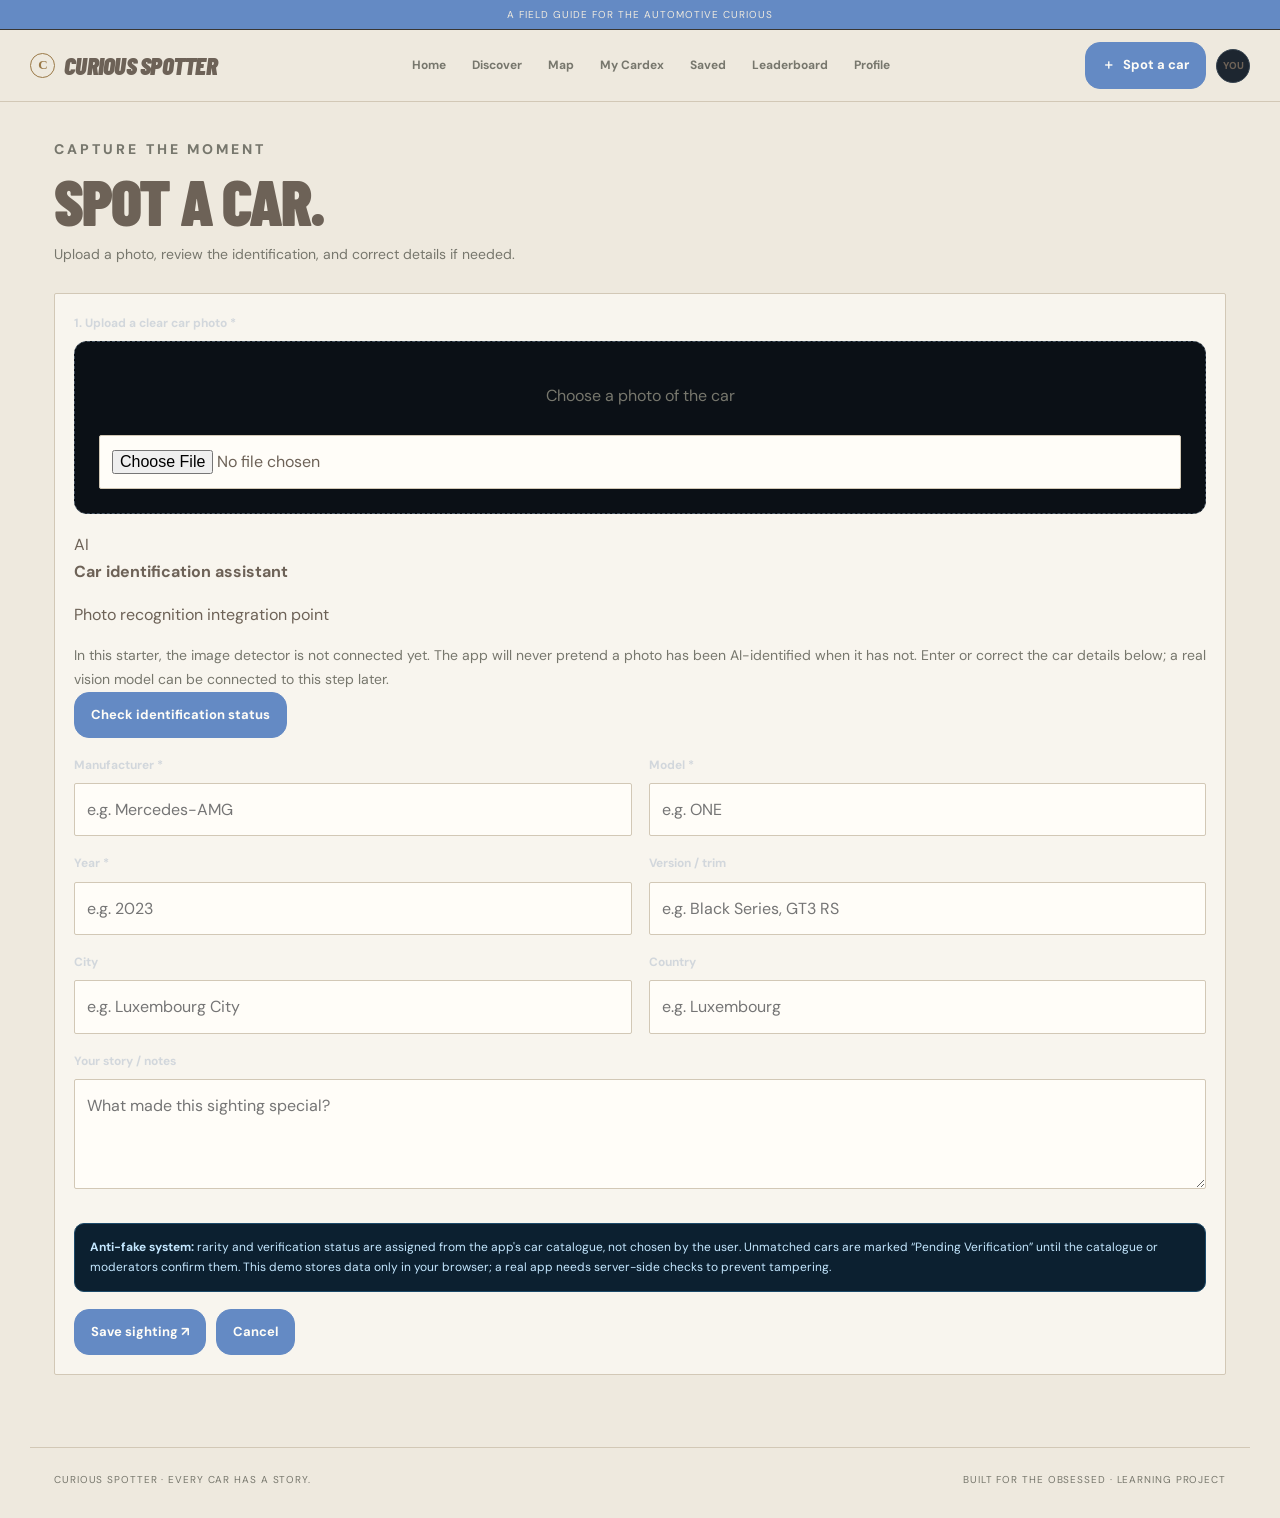
<file: add-spot.html>
<!DOCTYPE html>
<html lang="en">
 <head>
  <meta charset="utf-8"/>
  <meta content="width=device-width, initial-scale=1.0" name="viewport"/>
  <meta content="#f4f0e7" name="theme-color"/>
  <meta content="Discover cars, record sightings, and build your automotive collection." name="description"/>
  <title>
   Spot a Car | Curious Spotter
  </title>
  <link href="style.css" rel="stylesheet"/>
 </head>
 <body data-page="add-spot">
  <div class="top-strip">
   A field guide for the automotive curious
  </div>
  <!-- Shared site header and navigation: edit this area for this page. -->
  <header class="site-header">
   <a aria-label="Curious Spotter home" class="logo" href="index.html">
    <span class="logo-mark">
     C
    </span>
    <span>
     CURIOUS SPOTTER
    </span>
   </a>
   <button aria-expanded="false" aria-label="Open navigation" class="menu-toggle" id="menu-toggle">
    ☰
   </button>
   <nav class="main-nav" id="main-nav">
    <ul>
     <li>
      <a href="index.html">
       Home
      </a>
     </li>
     <li>
      <a href="discover.html">
       Discover
      </a>
     </li>
     <li>
      <a href="map.html">
       Map
      </a>
     </li>
     <li>
      <a href="cardex.html">
       My Cardex
      </a>
     </li>
     <li>
      <a href="saved.html">
       Saved
      </a>
     </li>
     <li>
      <a href="leaderboard.html">
       Leaderboard
      </a>
     </li>
     <li>
      <a href="profile.html">
       Profile
      </a>
     </li>
    </ul>
   </nav>
   <div class="header-actions">
    <a class="btn" href="add-spot.html">
     <span>
      ＋
     </span>
     Spot a car
    </a>
    <span class="avatar">
     YOU
    </span>
   </div>
  </header>
  <!-- Page-specific content: edit this area for this page. -->
  <main class="container">
   <div class="page-heading">
    <div>
     <p class="eyebrow">
      Capture the moment
     </p>
     <h1>
      Spot a car.
     </h1>
     <p>
      Upload a photo, review the identification, and correct details if needed.
     </p>
    </div>
   </div>
   <form class="panel" id="spot-form">
    <div class="form-grid">
     <div class="form-field full">
      <label for="photo">
       1. Upload a clear car photo *
      </label>
      <div class="upload-box">
       <p id="upload-label">
        Choose a photo of the car
       </p>
       <input accept="image/*" id="photo" name="photo" required="" type="file"/>
      </div>
     </div>
     <div class="form-field full">
      <div class="ai-panel">
       <div class="ai-head">
        <span class="ai-icon">
         AI
        </span>
        <div>
         <strong>
          Car identification assistant
         </strong>
         <p>
          Photo recognition integration point
         </p>
        </div>
       </div>
       <p class="muted" style="margin-top:10px">
        In this starter, the image detector is not connected yet. The app will never pretend a photo has been AI-identified when it has not. Enter or correct the car details below; a real vision model can be connected to this step later.
       </p>
       <button class="btn btn-secondary" id="analyze-button" type="button">
        Check identification status
       </button>
       <div aria-live="polite" class="ai-result hidden" id="ai-result">
       </div>
      </div>
     </div>
     <div class="form-field">
      <label for="make">
       Manufacturer *
      </label>
      <input id="make" maxlength="50" name="make" placeholder="e.g. Mercedes-AMG" required=""/>
     </div>
     <div class="form-field">
      <label for="model">
       Model *
      </label>
      <input id="model" maxlength="60" name="model" placeholder="e.g. ONE" required=""/>
     </div>
     <div class="form-field">
      <label for="year">
       Year *
      </label>
      <input id="year" max="2035" min="1886" name="year" placeholder="e.g. 2023" required="" type="number"/>
     </div>
     <div class="form-field">
      <label for="variant">
       Version / trim
      </label>
      <input id="variant" name="variant" placeholder="e.g. Black Series, GT3 RS"/>
     </div>
     <div class="form-field">
      <label for="city">
       City
      </label>
      <input id="city" name="city" placeholder="e.g. Luxembourg City"/>
     </div>
     <div class="form-field">
      <label for="country">
       Country
      </label>
      <input id="country" name="country" placeholder="e.g. Luxembourg"/>
     </div>
     <div class="form-field full">
      <label for="description">
       Your story / notes
      </label>
      <textarea id="description" maxlength="500" name="description" placeholder="What made this sighting special?"></textarea>
     </div>
     <div class="form-field full">
      <div class="ai-result hidden" id="car-facts">
      </div>
     </div>
     <div class="form-field full">
      <div class="notice">
       <strong>
        Anti-fake system:
       </strong>
       rarity and verification status are assigned from the app's car catalogue, not chosen by the user. Unmatched cars are marked &ldquo;Pending Verification&rdquo; until the catalogue or moderators confirm them. This demo stores data only in your browser; a real app needs server-side checks to prevent tampering.
      </div>
     </div>
     <div class="form-field full">
      <div style="display:flex;gap:10px;flex-wrap:wrap">
       <button class="btn" type="submit">
        Save sighting &nearrow;
       </button>
       <a class="btn btn-secondary" href="index.html">
        Cancel
       </a>
      </div>
     </div>
    </div>
   </form>
  </main>
  <!-- Shared footer: edit this area for this page. -->
  <footer class="site-footer">
   <p>
    CURIOUS SPOTTER &middot; EVERY CAR HAS A STORY.
   </p>
   <p>
    Built for the obsessed &middot; learning project
   </p>
  </footer>
  <div aria-live="polite" class="toast" id="toast" role="status">
  </div>
  <script src="script.js">
  </script>
 </body>
</html>
</file>
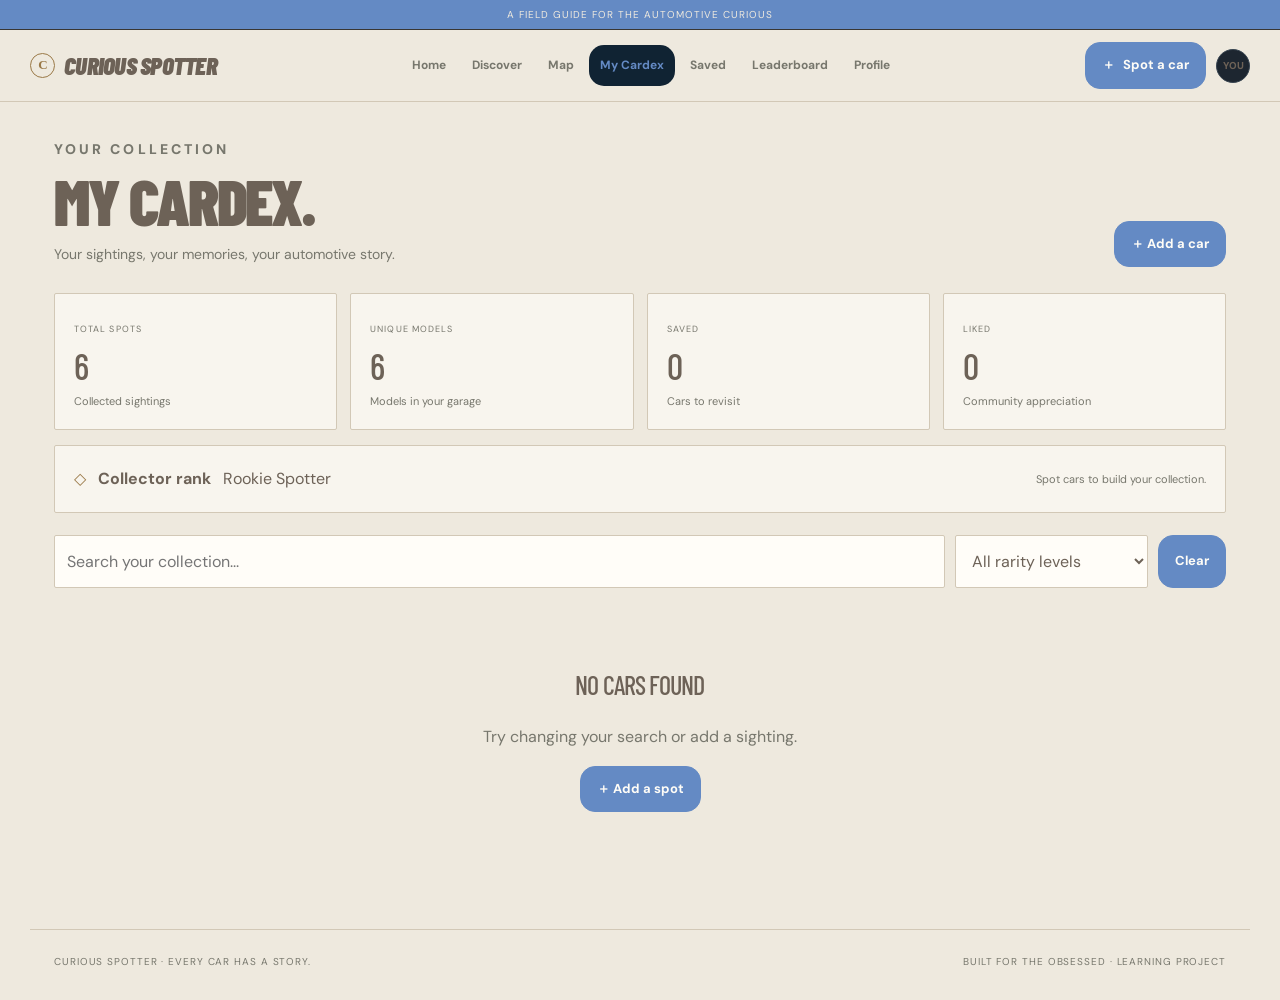
<file: cardex.html>
<!DOCTYPE html>
<html lang="en">
 <head>
  <meta charset="utf-8"/>
  <meta content="width=device-width, initial-scale=1.0" name="viewport"/>
  <meta content="#f4f0e7" name="theme-color"/>
  <meta content="Discover cars, record sightings, and build your automotive collection." name="description"/>
  <title>
   My Cardex | Curious Spotter
  </title>
  <link href="style.css" rel="stylesheet"/>
 </head>
 <body data-page="cardex">
  <div class="top-strip">
   A field guide for the automotive curious
  </div>
  <!-- Shared site header and navigation: edit this area for this page. -->
  <header class="site-header">
   <a aria-label="Curious Spotter home" class="logo" href="index.html">
    <span class="logo-mark">
     C
    </span>
    <span>
     CURIOUS SPOTTER
    </span>
   </a>
   <button aria-expanded="false" aria-label="Open navigation" class="menu-toggle" id="menu-toggle">
    ☰
   </button>
   <nav class="main-nav" id="main-nav">
    <ul>
     <li>
      <a href="index.html">
       Home
      </a>
     </li>
     <li>
      <a href="discover.html">
       Discover
      </a>
     </li>
     <li>
      <a href="map.html">
       Map
      </a>
     </li>
     <li>
      <a href="cardex.html">
       My Cardex
      </a>
     </li>
     <li>
      <a href="saved.html">
       Saved
      </a>
     </li>
     <li>
      <a href="leaderboard.html">
       Leaderboard
      </a>
     </li>
     <li>
      <a href="profile.html">
       Profile
      </a>
     </li>
    </ul>
   </nav>
   <div class="header-actions">
    <a class="btn" href="add-spot.html">
     <span>
      ＋
     </span>
     Spot a car
    </a>
    <span class="avatar">
     YOU
    </span>
   </div>
  </header>
  <!-- Page-specific content: edit this area for this page. -->
  <main class="container">
   <div class="page-heading">
    <div>
     <p class="eyebrow">
      Your collection
     </p>
     <h1>
      My Cardex.
     </h1>
     <p>
      Your sightings, your memories, your automotive story.
     </p>
    </div>
    <a class="btn" href="add-spot.html">
     ＋ Add a car
    </a>
   </div>
   <div class="stats-grid">
    <div class="stat-card">
     <small>
      Total spots
     </small>
     <h3 data-stat="spots">
      6
     </h3>
     <p>
      Collected sightings
     </p>
    </div>
    <div class="stat-card">
     <small>
      Unique models
     </small>
     <h3 data-stat="models">
      6
     </h3>
     <p>
      Models in your garage
     </p>
    </div>
    <div class="stat-card">
     <small>
      Saved
     </small>
     <h3 data-stat="saved">
      0
     </h3>
     <p>
      Cars to revisit
     </p>
    </div>
    <div class="stat-card">
     <small>
      Liked
     </small>
     <h3 data-stat="liked">
      0
     </h3>
     <p>
      Community appreciation
     </p>
    </div>
   </div>
   <div class="panel" style="margin-top:15px;display:flex;gap:12px;align-items:center;flex-wrap:wrap">
    <span style="color:var(--gold)">
     ◇
    </span>
    <strong>
     Collector rank
    </strong>
    <span style="color:var(--forest2)">
     Rookie Spotter
    </span>
    <span style="margin-left:auto;color:var(--muted);font-size:11px">
     Spot cars to build your collection.
    </span>
   </div>
   <div class="filterbar">
    <input class="search" id="search" placeholder="Search your collection..."/>
    <select id="rarity-filter">
     <option value="">
      All rarity levels
     </option>
     <option>
      Common
     </option>
     <option>
      Uncommon
     </option>
     <option>
      Rare
     </option>
     <option>
      Very Rare
     </option>
     <option>
      Ultra Rare
     </option>
     <option>
      Legendary
     </option>
     <option>
      Mythic
     </option>
     <option>
      Pending Verification
     </option>
    </select>
    <button class="btn btn-secondary" id="clear-filters">
     Clear
    </button>
   </div>
   <div class="car-grid" id="car-grid">
   </div>
  </main>
  <!-- Shared footer: edit this area for this page. -->
  <footer class="site-footer">
   <p>
    CURIOUS SPOTTER &middot; EVERY CAR HAS A STORY.
   </p>
   <p>
    Built for the obsessed &middot; learning project
   </p>
  </footer>
  <div aria-live="polite" class="toast" id="toast" role="status">
  </div>
  <script src="script.js">
  </script>
 </body>
</html>
</file>
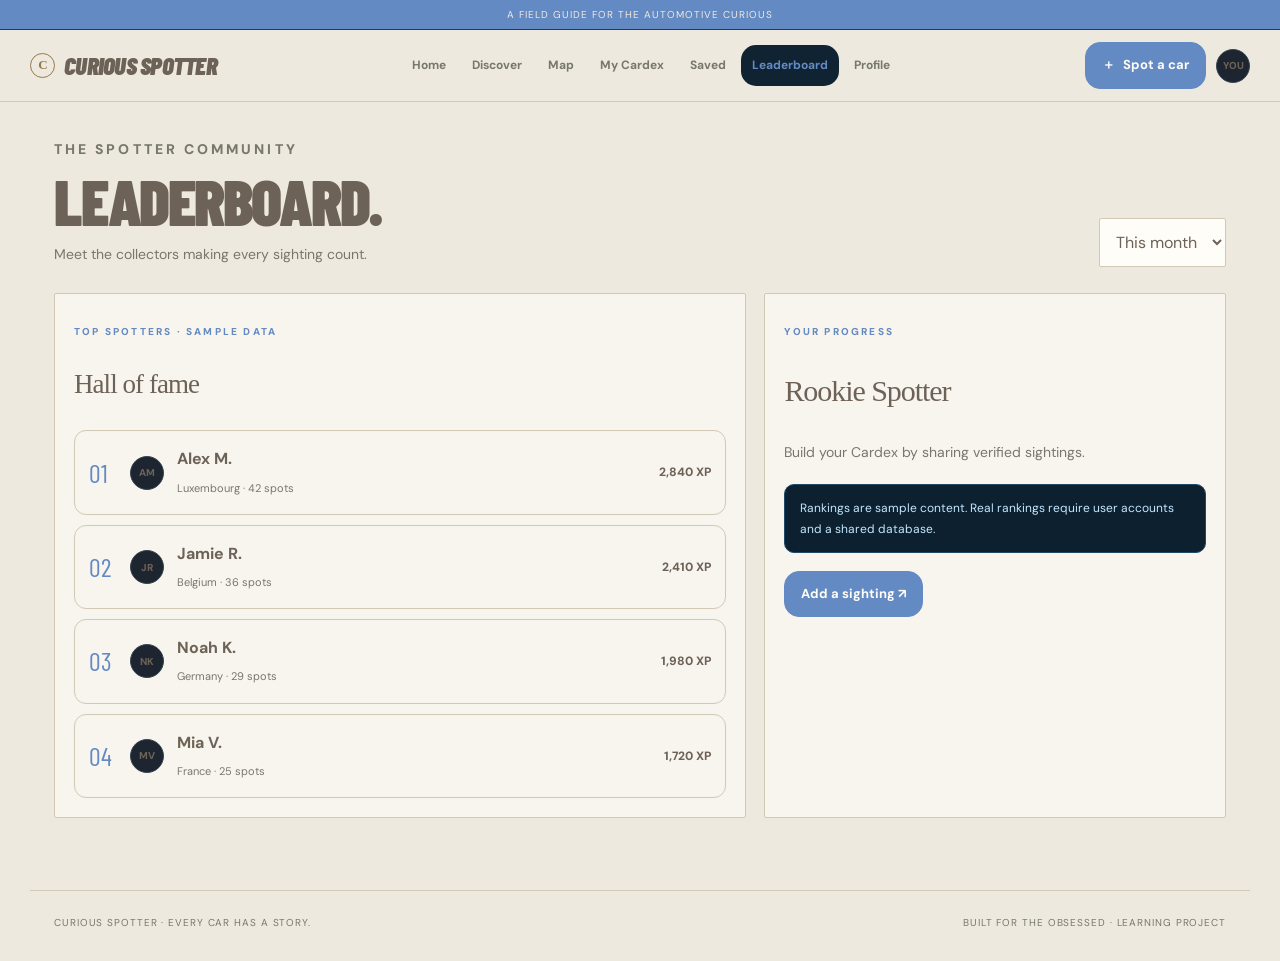
<file: leaderboard.html>
<!DOCTYPE html>
<html lang="en">
 <head>
  <meta charset="utf-8"/>
  <meta content="width=device-width, initial-scale=1.0" name="viewport"/>
  <meta content="#f4f0e7" name="theme-color"/>
  <meta content="Discover cars, record sightings, and build your automotive collection." name="description"/>
  <title>
   Leaderboard | Curious Spotter
  </title>
  <link href="style.css" rel="stylesheet"/>
 </head>
 <body data-page="leaderboard">
  <div class="top-strip">
   A field guide for the automotive curious
  </div>
  <!-- Shared site header and navigation: edit this area for this page. -->
  <header class="site-header">
   <a aria-label="Curious Spotter home" class="logo" href="index.html">
    <span class="logo-mark">
     C
    </span>
    <span>
     CURIOUS SPOTTER
    </span>
   </a>
   <button aria-expanded="false" aria-label="Open navigation" class="menu-toggle" id="menu-toggle">
    ☰
   </button>
   <nav class="main-nav" id="main-nav">
    <ul>
     <li>
      <a href="index.html">
       Home
      </a>
     </li>
     <li>
      <a href="discover.html">
       Discover
      </a>
     </li>
     <li>
      <a href="map.html">
       Map
      </a>
     </li>
     <li>
      <a href="cardex.html">
       My Cardex
      </a>
     </li>
     <li>
      <a href="saved.html">
       Saved
      </a>
     </li>
     <li>
      <a href="leaderboard.html">
       Leaderboard
      </a>
     </li>
     <li>
      <a href="profile.html">
       Profile
      </a>
     </li>
    </ul>
   </nav>
   <div class="header-actions">
    <a class="btn" href="add-spot.html">
     <span>
      ＋
     </span>
     Spot a car
    </a>
    <span class="avatar">
     YOU
    </span>
   </div>
  </header>
  <!-- Page-specific content: edit this area for this page. -->
  <main class="container">
   <div class="page-heading">
    <div>
     <p class="eyebrow">
      The spotter community
     </p>
     <h1>
      Leaderboard.
     </h1>
     <p>
      Meet the collectors making every sighting count.
     </p>
    </div>
    <select class="field">
     <option>
      This month
     </option>
     <option>
      All time
     </option>
     <option>
      This week
     </option>
    </select>
   </div>
   <div class="two-col">
    <section class="panel">
     <p class="eyebrow">
      Top spotters &middot; sample data
     </p>
     <h2 style="font-family:'Playfair Display';font-size:27px">
      Hall of fame
     </h2>
     <div class="rank-list">
      <div class="rank-item">
       <div class="rank-number">
        01
       </div>
       <div class="avatar">
        AM
       </div>
       <div class="rank-copy">
        <strong>
         Alex M.
        </strong>
        <small>
         Luxembourg &middot; 42 spots
        </small>
       </div>
       <div class="rank-points">
        2,840 XP
       </div>
      </div>
      <div class="rank-item">
       <div class="rank-number">
        02
       </div>
       <div class="avatar">
        JR
       </div>
       <div class="rank-copy">
        <strong>
         Jamie R.
        </strong>
        <small>
         Belgium &middot; 36 spots
        </small>
       </div>
       <div class="rank-points">
        2,410 XP
       </div>
      </div>
      <div class="rank-item">
       <div class="rank-number">
        03
       </div>
       <div class="avatar">
        NK
       </div>
       <div class="rank-copy">
        <strong>
         Noah K.
        </strong>
        <small>
         Germany &middot; 29 spots
        </small>
       </div>
       <div class="rank-points">
        1,980 XP
       </div>
      </div>
      <div class="rank-item">
       <div class="rank-number">
        04
       </div>
       <div class="avatar">
        MV
       </div>
       <div class="rank-copy">
        <strong>
         Mia V.
        </strong>
        <small>
         France &middot; 25 spots
        </small>
       </div>
       <div class="rank-points">
        1,720 XP
       </div>
      </div>
     </div>
    </section>
    <aside class="panel">
     <p class="eyebrow">
      Your progress
     </p>
     <h2 style="font-family:'Playfair Display';font-size:30px">
      Rookie Spotter
     </h2>
     <p class="muted">
      Build your Cardex by sharing verified sightings.
     </p>
     <div class="notice" style="margin-top:20px">
      Rankings are sample content. Real rankings require user accounts and a shared database.
     </div>
     <a class="btn" href="add-spot.html" style="margin-top:18px">
      Add a sighting &nearrow;
     </a>
    </aside>
   </div>
  </main>
  <!-- Shared footer: edit this area for this page. -->
  <footer class="site-footer">
   <p>
    CURIOUS SPOTTER &middot; EVERY CAR HAS A STORY.
   </p>
   <p>
    Built for the obsessed &middot; learning project
   </p>
  </footer>
  <div aria-live="polite" class="toast" id="toast" role="status">
  </div>
  <script src="script.js">
  </script>
 </body>
</html>
</file>
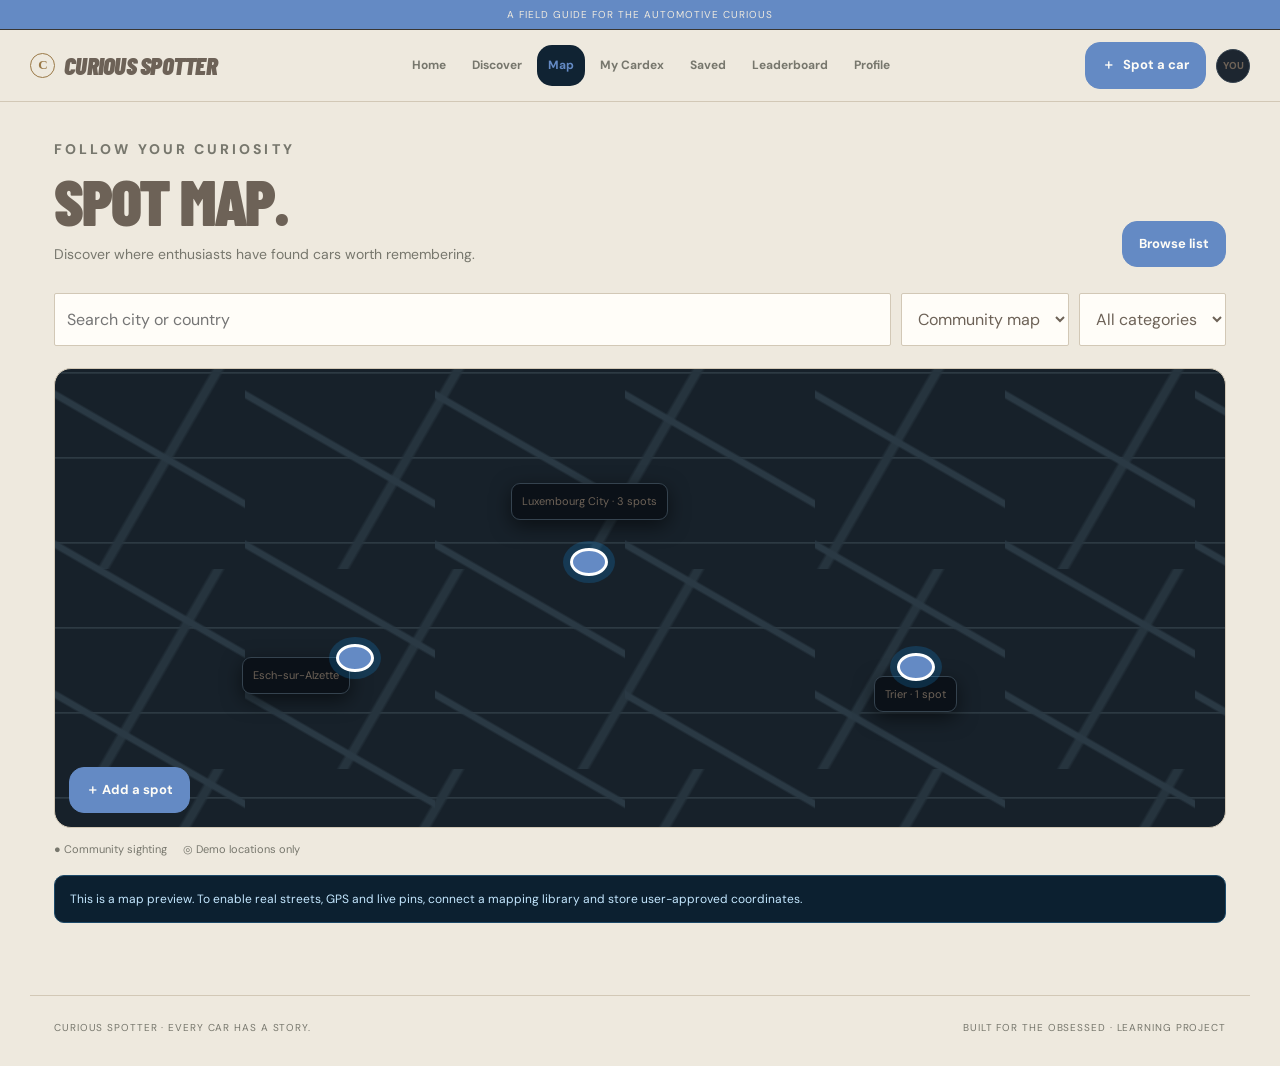
<file: map.html>
<!DOCTYPE html>
<html lang="en">
 <head>
  <meta charset="utf-8"/>
  <meta content="width=device-width, initial-scale=1.0" name="viewport"/>
  <meta content="#f4f0e7" name="theme-color"/>
  <meta content="Discover cars, record sightings, and build your automotive collection." name="description"/>
  <title>
   Spot Map | Curious Spotter
  </title>
  <link href="style.css" rel="stylesheet"/>
 </head>
 <body data-page="map">
  <div class="top-strip">
   A field guide for the automotive curious
  </div>
  <!-- Shared site header and navigation: edit this area for this page. -->
  <header class="site-header">
   <a aria-label="Curious Spotter home" class="logo" href="index.html">
    <span class="logo-mark">
     C
    </span>
    <span>
     CURIOUS SPOTTER
    </span>
   </a>
   <button aria-expanded="false" aria-label="Open navigation" class="menu-toggle" id="menu-toggle">
    ☰
   </button>
   <nav class="main-nav" id="main-nav">
    <ul>
     <li>
      <a href="index.html">
       Home
      </a>
     </li>
     <li>
      <a href="discover.html">
       Discover
      </a>
     </li>
     <li>
      <a href="map.html">
       Map
      </a>
     </li>
     <li>
      <a href="cardex.html">
       My Cardex
      </a>
     </li>
     <li>
      <a href="saved.html">
       Saved
      </a>
     </li>
     <li>
      <a href="leaderboard.html">
       Leaderboard
      </a>
     </li>
     <li>
      <a href="profile.html">
       Profile
      </a>
     </li>
    </ul>
   </nav>
   <div class="header-actions">
    <a class="btn" href="add-spot.html">
     <span>
      ＋
     </span>
     Spot a car
    </a>
    <span class="avatar">
     YOU
    </span>
   </div>
  </header>
  <!-- Page-specific content: edit this area for this page. -->
  <main class="container">
   <div class="page-heading">
    <div>
     <p class="eyebrow">
      Follow your curiosity
     </p>
     <h1>
      Spot map.
     </h1>
     <p>
      Discover where enthusiasts have found cars worth remembering.
     </p>
    </div>
    <a class="btn btn-secondary" href="discover.html">
     Browse list
    </a>
   </div>
   <div class="filterbar">
    <input class="search" id="map-search" placeholder="Search city or country"/>
    <select>
     <option>
      Community map
     </option>
     <option>
      My spots
     </option>
    </select>
    <select>
     <option>
      All categories
     </option>
     <option>
      Supercars
     </option>
     <option>
      Classics
     </option>
     <option>
      Performance
     </option>
    </select>
   </div>
   <div aria-label="Illustrative map preview" class="map-placeholder">
    <span class="map-label" style="left:39%;top:25%">
     Luxembourg City &middot; 3 spots
    </span>
    <button aria-label="Luxembourg City sightings" class="map-pin" data-map-go="" style="left:44%;top:39%">
    </button>
    <span class="map-label" style="left:16%;top:63%">
     Esch-sur-Alzette
    </span>
    <button aria-label="Esch-sur-Alzette sightings" class="map-pin" data-map-go="" style="left:24%;top:60%">
    </button>
    <span class="map-label" style="left:70%;top:67%">
     Trier &middot; 1 spot
    </span>
    <button aria-label="Trier sightings" class="map-pin" data-map-go="" style="left:72%;top:62%">
    </button>
    <a class="btn" href="add-spot.html" style="position:absolute;left:14px;bottom:14px">
     ＋ Add a spot
    </a>
   </div>
   <div class="map-legend">
    <span>
     ● Community sighting
    </span>
    <span>
     ◎ Demo locations only
    </span>
   </div>
   <div class="notice" style="margin-top:16px">
    This is a map preview. To enable real streets, GPS and live pins, connect a mapping library and store user-approved coordinates.
   </div>
  </main>
  <!-- Shared footer: edit this area for this page. -->
  <footer class="site-footer">
   <p>
    CURIOUS SPOTTER &middot; EVERY CAR HAS A STORY.
   </p>
   <p>
    Built for the obsessed &middot; learning project
   </p>
  </footer>
  <div aria-live="polite" class="toast" id="toast" role="status">
  </div>
  <script src="script.js">
  </script>
 </body>
</html>
</file>
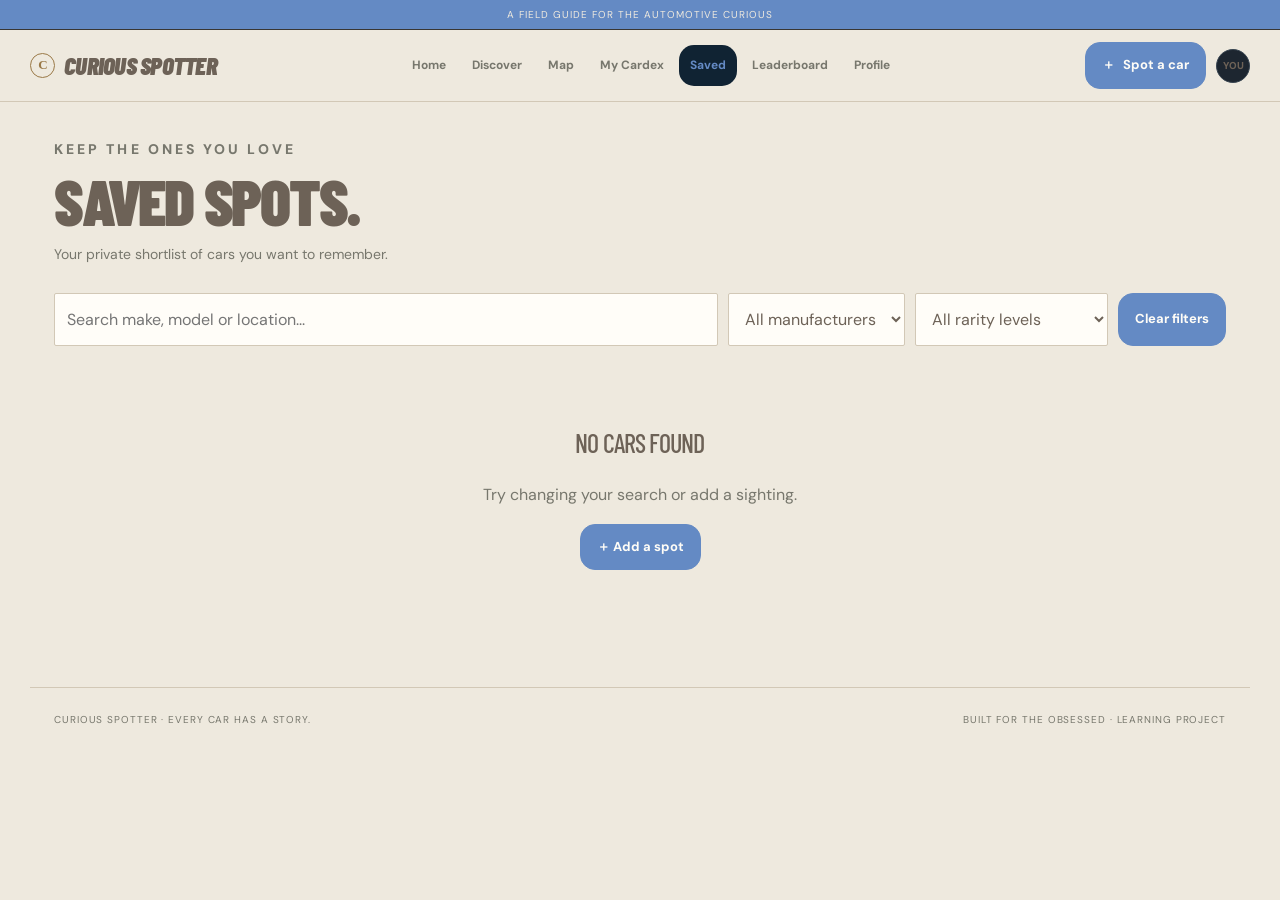
<file: saved.html>
<!DOCTYPE html>
<html lang="en">
 <head>
  <meta charset="utf-8"/>
  <meta content="width=device-width, initial-scale=1.0" name="viewport"/>
  <meta content="#f4f0e7" name="theme-color"/>
  <meta content="Discover cars, record sightings, and build your automotive collection." name="description"/>
  <title>
   Saved Spots | Curious Spotter
  </title>
  <link href="style.css" rel="stylesheet"/>
 </head>
 <body data-page="saved">
  <div class="top-strip">
   A field guide for the automotive curious
  </div>
  <!-- Shared site header and navigation: edit this area for this page. -->
  <header class="site-header">
   <a aria-label="Curious Spotter home" class="logo" href="index.html">
    <span class="logo-mark">
     C
    </span>
    <span>
     CURIOUS SPOTTER
    </span>
   </a>
   <button aria-expanded="false" aria-label="Open navigation" class="menu-toggle" id="menu-toggle">
    ☰
   </button>
   <nav class="main-nav" id="main-nav">
    <ul>
     <li>
      <a href="index.html">
       Home
      </a>
     </li>
     <li>
      <a href="discover.html">
       Discover
      </a>
     </li>
     <li>
      <a href="map.html">
       Map
      </a>
     </li>
     <li>
      <a href="cardex.html">
       My Cardex
      </a>
     </li>
     <li>
      <a href="saved.html">
       Saved
      </a>
     </li>
     <li>
      <a href="leaderboard.html">
       Leaderboard
      </a>
     </li>
     <li>
      <a href="profile.html">
       Profile
      </a>
     </li>
    </ul>
   </nav>
   <div class="header-actions">
    <a class="btn" href="add-spot.html">
     <span>
      ＋
     </span>
     Spot a car
    </a>
    <span class="avatar">
     YOU
    </span>
   </div>
  </header>
  <!-- Page-specific content: edit this area for this page. -->
  <main class="container">
   <div class="page-heading">
    <div>
     <p class="eyebrow">
      Keep the ones you love
     </p>
     <h1>
      Saved spots.
     </h1>
     <p>
      Your private shortlist of cars you want to remember.
     </p>
    </div>
   </div>
   <div class="filterbar">
    <input class="search" id="search" placeholder="Search make, model or location..." type="search"/>
    <select id="make-filter">
     <option value="">
      All manufacturers
     </option>
     <option>
      Porsche
     </option>
     <option>
      Mercedes-AMG
     </option>
     <option>
      McLaren
     </option>
     <option>
      Jaguar
     </option>
     <option>
      Ferrari
     </option>
     <option>
      BMW
     </option>
     <option>
      Lamborghini
     </option>
     <option>
      Chevrolet
     </option>
     <option>
      Audi
     </option>
    </select>
    <select id="rarity-filter">
     <option value="">
      All rarity levels
     </option>
     <option>
      Common
     </option>
     <option>
      Uncommon
     </option>
     <option>
      Rare
     </option>
     <option>
      Very Rare
     </option>
     <option>
      Ultra Rare
     </option>
     <option>
      Legendary
     </option>
     <option>
      Mythic
     </option>
     <option>
      Pending Verification
     </option>
    </select>
    <button class="btn btn-secondary" id="clear-filters" type="button">
     Clear filters
    </button>
   </div>
   <div class="car-grid" id="car-grid">
   </div>
  </main>
  <!-- Shared footer: edit this area for this page. -->
  <footer class="site-footer">
   <p>
    CURIOUS SPOTTER &middot; EVERY CAR HAS A STORY.
   </p>
   <p>
    Built for the obsessed &middot; learning project
   </p>
  </footer>
  <div aria-live="polite" class="toast" id="toast" role="status">
  </div>
  <script src="script.js">
  </script>
 </body>
</html>
</file>
<file: style.css>
@import url('https://fonts.googleapis.com/css2?family=Barlow+Condensed:wght@500;600;700;800;900&family=DM+Sans:wght@400;500;600;700&display=swap');
:root{--bg:#080a0d;--surface:#101419;--surface2:#171d24;--line:#2b333d;--text:#f4f6f8;--muted:#9aa5b2;--blue:#159df5;--blue-light:#67c3ff;--green:#57ddb0;--gold:#ffc65b;--radius:16px;--max:1220px}
*{box-sizing:border-box}html{scroll-behavior:smooth}body{margin:0;background:var(--bg);color:var(--text);font-family:'DM Sans',Arial,sans-serif;line-height:1.55}img{max-width:100%;display:block}a{color:inherit;text-decoration:none}button,input,select,textarea{font:inherit}button,a,.car-card{ -webkit-tap-highlight-color:transparent}
button,.btn{border:1px solid transparent;display:inline-flex;align-items:center;justify-content:center;gap:8px;padding:11px 16px;border-radius:9px;background:var(--blue);color:#44769c;font-weight:700;font-size:13px;cursor:pointer;transition:background .18s,border-color .18s,transform .18s}
button:hover,.btn:hover{background:var(--blue-light);transform:translateY(-1px)}.btn-secondary,button.secondary{background:var(--surface2);border-color:var(--line);color:var(--text)}.btn-quiet{background:transparent;border-color:var(--line);color:var(--text)}.btn-danger{background:#32191d;border-color:#6a3038;color:#ffb8c0}
.top-strip{height:30px;display:flex;align-items:center;justify-content:center;background:#201f1d;border-bottom:1px solid #393633;color:#bdb9b3;font-size:10px;letter-spacing:.13em;text-transform:uppercase}
.site-header{position:sticky;top:0;z-index:30;background:rgba(8,10,13,.94);backdrop-filter:blur(16px);border-bottom:1px solid var(--line);min-height:72px;padding:0 max(22px,calc((100% - var(--max))/2));display:flex;align-items:center;justify-content:space-between;gap:22px}
.logo{font-family:'Barlow Condensed',sans-serif;font-size:25px;font-weight:900;font-style:italic;letter-spacing:-.03em;display:flex;align-items:center;gap:9px;white-space:nowrap}.logo-mark{display:grid;place-items:center;width:25px;height:25px;border:2px solid var(--blue);border-radius:6px;color:var(--blue);font-size:13px;font-style:normal}.logo:hover{color:var(--blue-light)}
.main-nav ul{list-style:none;display:flex;align-items:center;gap:4px;margin:0;padding:0}.main-nav a{display:block;padding:10px 11px;border-radius:15px;color:var(--muted);font-size:12px;font-weight:700;white-space:nowrap}.main-nav a:hover,.main-nav a.active{color:var(--blue-light);background:#102333}
.header-actions{display:flex;align-items:center;gap:10px}.avatar{height:34px;width:34px;border-radius:50%;display:grid;place-items:center;background:#1d2630;border:1px solid #394652;font-size:10px;font-weight:800}
.menu-toggle{display:none;background:var(--surface2);border:1px solid var(--line);color:var(--text);padding:8px 11px}
.container{width:min(var(--max),100%);margin:0 auto;padding:36px 24px 72px}.eyebrow{font-size:10px;font-weight:800;letter-spacing:.22em;text-transform:uppercase;color:var(--blue)}.page-heading{display:flex;align-items:end;justify-content:space-between;gap:18px;margin-bottom:26px}.page-heading h1,.hero h1{font-family:'Barlow Condensed',sans-serif;text-transform:uppercase;font-weight:900;letter-spacing:-.035em;line-height:.94;margin:9px 0 12px;font-size:clamp(42px,5vw,68px)}.page-heading p,.muted{color:var(--muted);font-size:14px;margin:0;line-height:1.7}.section{margin-top:42px}.section-heading{display:flex;justify-content:space-between;align-items:end;gap:16px;margin-bottom:17px}.section-heading h2{font-family:'Barlow Condensed',sans-serif;text-transform:uppercase;font-size:29px;line-height:1.1;margin:5px 0 0}.text-link{font-size:12px;font-weight:800;color:var(--blue-light)}.text-link:hover{text-decoration:underline}
.hero{min-height:475px;border:1px solid #323b44;border-radius:20px;overflow:hidden;display:flex;align-items:center;padding:clamp(28px,5.5vw,68px);background:linear-gradient(90deg,rgba(5,8,11,.97) 0%,rgba(5,8,11,.84) 36%,rgba(5,8,11,.18) 100%),url('https://images.openai.com/static-rsc-4/ezOpvpLdctwEVZh63tAhS5m0-OB1ZFUczBqN4ICOiTm0HMKR7irVhHRygM6Kg4Sr8NI0uJUUQiNvL6cZ3DluCStNLiDItu3vWN047RAi0FyjeBj8Er7Z_3q_5nPsZJlPrDkgYVwHnZFyHmfoiuSOFX_BkBPfbR6m_cKHeYNzLeO6nvTrNnqNRT74RG5oPj2k?purpose=fullsize') center 55%/cover}
.hero-copy{max-width:560px}.hero h1{font-size:clamp(58px,8vw,94px);margin:17px 0}.hero h1 span{color:var(--blue)}.hero p:not(.eyebrow){max-width:430px;color:#d2d7dc;font-size:14px;line-height:1.8}.hero-buttons{display:flex;gap:10px;flex-wrap:wrap;margin-top:23px}.hero-note{font-size:10px;color:#a6afb9;margin-top:15px}
.stats-grid{display:grid;grid-template-columns:repeat(4,minmax(0,1fr));gap:13px}.stat-card,.panel{background:var(--surface);border:1px solid var(--line);border-radius:var(--radius);padding:19px}.stat-card small{color:var(--muted);text-transform:uppercase;letter-spacing:.12em;font-size:9px}.stat-card h3{font-family:'Barlow Condensed',sans-serif;font-size:36px;margin:7px 0 0;line-height:1.05}.stat-card p{font-size:11px;color:var(--muted);margin:7px 0 0}
.car-grid{display:grid;grid-template-columns:repeat(3,minmax(0,1fr));gap:16px}.car-card{min-width:0;overflow:hidden;background:var(--surface);border:1px solid var(--line);border-radius:15px;transition:transform .18s,border-color .18s}.car-card:hover{transform:translateY(-3px);border-color:#3d83b0}.car-image-wrap{position:relative;height:220px;background:#1b222b;overflow:hidden}.car-image{width:100%;height:100%;object-fit:cover;transition:transform .35s}.car-card:hover .car-image{transform:scale(1.035)}.badge{position:absolute;left:12px;top:12px;background:#080c11df;border:1px solid #38434f;padding:5px 8px;border-radius:6px;font-size:9px;font-weight:800;letter-spacing:.1em;text-transform:uppercase}.badge.rare{color:var(--gold)}.car-info{padding:16px}.car-make{color:var(--blue-light);font-size:9px;letter-spacing:.17em;font-weight:800;margin:0 0 3px;text-transform:uppercase}.car-info h3{font-family:'Barlow Condensed',sans-serif;text-transform:uppercase;font-size:27px;margin:0 0 5px}.car-location{color:var(--muted);font-size:11px;margin:0}.car-bottom{display:flex;align-items:center;justify-content:space-between;gap:8px;margin-top:14px;padding-top:12px;border-top:1px solid var(--line)}.rarity{font-size:9px;font-weight:800;color:var(--green);letter-spacing:.12em}.rarity-rare,.rarity-legendary{color:var(--gold)}.card-link{font-size:11px;font-weight:800;color:var(--blue-light)}
.community-banner{display:flex;align-items:center;justify-content:space-between;gap:24px;flex-wrap:wrap;padding:28px;border:1px solid #436580;border-radius:17px;background:linear-gradient(110deg,#0d1e2b,#10151b 75%)}.community-banner h2{font-family:'Barlow Condensed',sans-serif;text-transform:uppercase;font-size:34px;margin:6px 0}.community-banner p:not(.eyebrow){font-size:13px;color:var(--muted);margin:0}
.filterbar{display:flex;gap:10px;flex-wrap:wrap;margin:22px 0}.field,.filterbar input,.filterbar select,.form-field input,.form-field select,.form-field textarea{background:#0b0e12;border:1px solid #303943;border-radius:9px;padding:12px;color:var(--text);outline:none;min-width:0}.filterbar .search{flex:1;min-width:220px}.field:focus,.filterbar input:focus,.filterbar select:focus,.form-field input:focus,.form-field select:focus,.form-field textarea:focus{border-color:var(--blue)}.form-grid{display:grid;grid-template-columns:1fr 1fr;gap:17px}.form-field{display:flex;flex-direction:column;gap:8px}.form-field label{font-size:12px;font-weight:700;color:#d2d7dc}.form-field input,.form-field select,.form-field textarea{width:100%}.form-field textarea{min-height:110px;resize:vertical}.form-field.full{grid-column:1/-1}.upload-box{border:1px dashed #455361;border-radius:13px;padding:24px;text-align:center;background:#0b1016;color:var(--muted)}.upload-box input{max-width:100%;margin-top:10px}.photo-preview{max-width:100%;max-height:300px;object-fit:contain;margin:15px auto 0;border-radius:10px}.notice{padding:13px 15px;background:#0c2030;border:1px solid #1d4a69;border-radius:10px;color:#c4e7ff;font-size:12px;line-height:1.7}
.site-footer{max-width:var(--max);margin:0 auto;border-top:1px solid var(--line);padding:23px 24px 30px;display:flex;justify-content:space-between;gap:12px;color:#75808d;font-size:10px;letter-spacing:.09em;text-transform:uppercase}.site-footer p{margin:0}.spot-layout{display:grid;grid-template-columns:minmax(0,1.2fr) minmax(300px,.8fr);gap:20px}.spot-photo{width:100%;height:430px;object-fit:cover;border-radius:15px;border:1px solid var(--line)}.spot-actions{display:flex;align-items:center;gap:13px;margin:14px 0}.like-count{font-size:12px;color:var(--muted)}.details{list-style:none;margin:0;padding:0;display:grid;gap:0}.details li{padding:12px 0;border-bottom:1px solid var(--line);font-size:13px}.details strong{color:#aab5c0;display:inline-block;min-width:110px}.comment-list{list-style:none;padding:0;margin:0 0 20px;display:grid;gap:10px}.comment{background:#0b0e12;border:1px solid var(--line);border-radius:10px;padding:13px}.comment-head{display:flex;justify-content:space-between;gap:10px;font-size:12px}.comment-time{color:var(--muted)}.comment-body{font-size:13px;margin:6px 0 0;overflow-wrap:anywhere}.comment-form{display:grid;gap:8px}.comment-form label{font-size:12px;font-weight:700}.comment-form input,.comment-form textarea{background:#0b0e12;border:1px solid #303943;border-radius:9px;padding:11px;color:var(--text);font:inherit}.comment-form .btn{justify-self:start}.form-message{font-size:12px;color:#ff9ba5;min-height:1em;margin:0}
.map-placeholder{height:460px;border:1px solid var(--line);border-radius:17px;overflow:hidden;position:relative;background-color:#17212a;background-image:linear-gradient(30deg,transparent 46%,#2a3944 47%,#2a3944 49%,transparent 50%),linear-gradient(120deg,transparent 44%,#26343e 45%,#26343e 47%,transparent 48%),linear-gradient(0deg,transparent 94%,#2d3a43 95%,#2d3a43 96%,transparent 97%);background-size:190px 150px,240px 200px,100% 85px}.map-label{position:absolute;background:#0b1118;border:1px solid #35434f;padding:8px 10px;border-radius:9px;font-size:11px;box-shadow:0 6px 20px #0008}.map-pin{position:absolute;width:17px;height:17px;border-radius:50%;border:3px solid white;background:var(--blue);box-shadow:0 0 0 7px #159df533;cursor:pointer}.map-pin:hover{transform:scale(1.2)}.map-legend{display:flex;gap:16px;flex-wrap:wrap;color:var(--muted);font-size:11px;margin-top:12px}
.rank-list{display:grid;gap:10px}.rank-item{display:flex;align-items:center;gap:13px;padding:14px;background:var(--surface);border:1px solid var(--line);border-radius:12px}.rank-number{font-family:'Barlow Condensed',sans-serif;font-size:26px;color:var(--blue);width:28px}.rank-copy{flex:1}.rank-copy strong{display:block}.rank-copy small{color:var(--muted);font-size:11px}.rank-points{font-size:12px;font-weight:800}.two-col{display:grid;grid-template-columns:1.2fr .8fr;gap:18px}.profile-cover{height:200px;border-radius:15px;background:linear-gradient(90deg,#07111dcc,#07111d33),url('https://images.unsplash.com/photo-1492144534655-ae79c964c9d7?auto=format&fit=crop&w=1400&q=85') center/cover}.profile-row{display:flex;align-items:center;gap:15px;margin-top:-29px;padding:0 22px}.profile-avatar{width:75px;height:75px;border-radius:50%;display:grid;place-items:center;background:#1e2a36;border:4px solid var(--surface);font-weight:900}.profile-row h2{font-family:'Barlow Condensed',sans-serif;font-size:29px;margin:27px 0 0}.detail-hero{display:grid;grid-template-columns:1.25fr .75fr;gap:22px}.detail-hero>img{width:100%;height:410px;object-fit:cover;border:1px solid var(--line);border-radius:16px}.detail-info h1{font-family:'Barlow Condensed',sans-serif;font-size:clamp(46px,6vw,68px);text-transform:uppercase;line-height:.95;margin:8px 0 15px}.spec-grid{display:grid;grid-template-columns:1fr 1fr;gap:10px;margin:20px 0}.spec{background:var(--surface);border:1px solid var(--line);border-radius:10px;padding:13px}.spec small{display:block;color:var(--muted);font-size:9px;text-transform:uppercase;letter-spacing:.1em}.spec strong{display:block;margin-top:5px;font-size:13px}.close-button{width:38px;height:38px;padding:0;border-radius:50%;font-size:23px;line-height:1;background:#486a9b;border:1px solid #47515d;color:white}.close-button:hover{background:#432026;border-color:#a14350}.page-topline{display:flex;align-items:center;justify-content:space-between;gap:15px;margin-bottom:22px}.page-topline .page-heading{margin:0}.empty-state{padding:45px 18px;text-align:center;color:var(--muted);grid-column:1/-1}.empty-state h3{font-family:'Barlow Condensed',sans-serif;text-transform:uppercase;font-size:26px;color:var(--text);margin:8px 0}
.toast{position:fixed;z-index:60;bottom:22px;left:50%;transform:translate(-50%,20px);background:#e9f7ff;color:#06121b;padding:12px 17px;border-radius:10px;font-size:12px;font-weight:800;opacity:0;pointer-events:none;transition:.2s}.toast.show{opacity:1;transform:translate(-50%,0)}.hidden{display:none!important}
@media(max-width:1050px){.site-header{padding:0 18px}.main-nav a{padding:9px 7px;font-size:11px}.header-actions .avatar{display:none}.car-grid{grid-template-columns:repeat(3,minmax(0,1fr))}.car-image-wrap{height:180px}}
@media(max-width:780px){.site-header{min-height:66px}.menu-toggle{display:inline-flex}.main-nav{display:none;position:absolute;top:65px;left:0;right:0;background:#0b0f14;border-bottom:1px solid var(--line);padding:10px 16px}.main-nav.open{display:block}.main-nav ul{align-items:stretch;flex-direction:column}.main-nav a{padding:12px;font-size:13px}.header-actions .btn{padding:10px 11px;font-size:11px}.container{padding:26px 17px 50px}.hero{min-height:440px;padding:28px;background-position:62% center}.hero h1{font-size:62px}.stats-grid{grid-template-columns:repeat(2,minmax(0,1fr));gap:10px}.car-grid{grid-template-columns:repeat(2,minmax(0,1fr));gap:11px}.car-image-wrap{height:155px}.car-info{padding:12px}.car-info h3{font-size:23px}.spot-layout,.two-col,.detail-hero{grid-template-columns:1fr}.spot-photo,.detail-hero>img{height:300px}.page-heading{align-items:start;flex-direction:column}.page-topline{align-items:flex-start}.form-grid{grid-template-columns:1fr}.form-field.full{grid-column:auto}.site-footer{padding:20px 17px;flex-direction:column}.map-placeholder{height:360px}}
@media(max-width:430px){.logo{font-size:21px}.header-actions .btn{font-size:0;gap:0}.header-actions .btn span{font-size:17px}.hero h1{font-size:51px}.hero-buttons .btn{width:100%}.car-grid{grid-template-columns:1fr 1fr}.car-image-wrap{height:125px}.car-info h3{font-size:20px}.car-location{font-size:10px}.car-bottom{align-items:flex-start;flex-direction:column}.page-heading h1{font-size:48px}.stat-card{padding:14px}}


/* ==========================================================================
   CURIOUS SPOTTER — OLD-MONEY DESIGN OVERRIDES
   Edit these design tokens first. The existing site styles use these variables.
   Palette: warm ivory, forest green, ink, and restrained antique brass.
   ========================================================================== */
:root {
  --bg: #eee9de;
  --surface: #f8f5ee;
  --surface2: #e5dece;
  --line: #d2c8b6;
  --text: #6d6257;
  --muted: #77776d;
  --blue: #648ac4;        /* Legacy variable repurposed as forest green. */
  --blue-light: #9a7947;  /* Legacy variable repurposed as antique brass. */
  --green: #52664f;
  --gold: #9a7947;
  --radius: 3px;
  --max: 1220px;
}
html { background: var(--bg); }
body { background: var(--bg); color: var(--text); font-family: "DM Sans", Arial, sans-serif; line-height: 1.7; }
h1, h2, h3, h4, .page-title, .hero-title { font-family: Georgia, "Times New Roman", serif; font-weight: 500; letter-spacing: -.035em; }
a { text-underline-offset: 4px; }
button, .btn { border-radius: 15px; background: var(--blue); color: #fffdf7; border-color: var(--blue); box-shadow: none; }
button:hover, .btn:hover { background: #0e284b; border-color: #3c5846; transform: translateY(-1px); }
input, select, textarea { border-radius: 2px !important; border-color: var(--line) !important; background: #fffdf8 !important; color: var(--text) !important; }
.top-strip { background: var(--blue); color: #eee9de; letter-spacing: .1em; text-transform: uppercase; font-size: 10px; }
.site-header { background: var(--bg); border-bottom: 1px solid var(--line); box-shadow: none; }
.logo, .logo:hover { color: var(--text); }
.logo-mark { border-radius: 50% !important; background: transparent !important; color: var(--gold) !important; border: 1px solid var(--gold); font-family: Georgia, "Times New Roman", serif; }
.main-nav a { color: var(--muted); }
.main-nav a:hover, .main-nav a.active { color: var(--blue); }
main { color: var(--text); }
.car-card, .panel, .form-card, .stat-card, .detail-card, .profile-card, .map-panel, .leaderboard-card { background: var(--surface); border: 1px solid var(--line); border-radius: 2px; box-shadow: none; }
.car-card:hover { border-color: #b5a88f; box-shadow: 0 12px 28px rgb(50 43 30 / 7%); }
.car-image, .car-image-wrap img, .spot-photo { filter: saturate(.78); }
.badge, .rarity-badge, .rarity-tag { border-radius: 5px; background: #e8dfcc; color: #65502f; border: 1px solid #cdbb98; letter-spacing: .06em; text-transform: uppercase; }
hr, .divider { border-color: var(--line); }
footer, .site-footer { background: transparent; color: var(--muted); border-top: 1px solid var(--line); }
::selection { background: #d8c7a7; color: #292d26; }
@media (max-width: 760px) {
  .site-header { background: var(--bg); }
  .main-nav { background: var(--surface); border-color: var(--line); }
  .menu-toggle { background: transparent; color: var(--blue); border-color: var(--line); }
}
</file>
